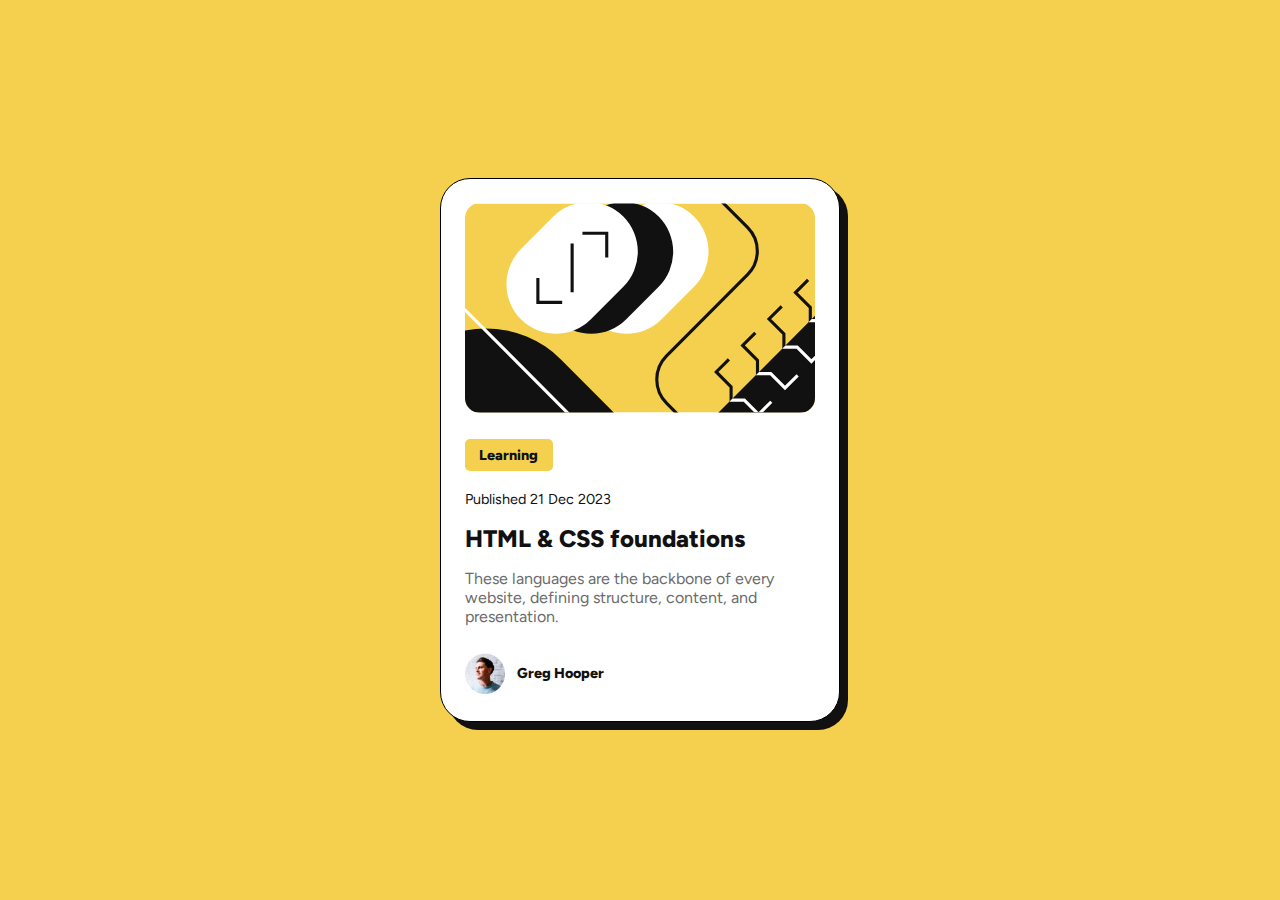
<file: blog-preview-card-main/index.html>
<!DOCTYPE html>
<html lang="en">
<head>
  <meta charset="UTF-8">
  <meta name="viewport" content="width=device-width, initial-scale=1.0"> <!-- displays site properly based on user's device -->

  <link rel="icon" type="image/png" sizes="32x32" href="./assets/images/favicon-32x32.png">
  <link rel="stylesheet" href="styles.css">
  
  <title>Frontend Mentor | Blog preview card</title>

</head>
<body>
  <main>
    <div class="content">
      <div class="container">
        <img class="container__big-pic" src="./assets/images/illustration-article.svg" alt="Modern art graphic with yellow, black and white">

        <p class="container__topic">Learning</p>
        <p class="container__published">Published 21 Dec 2023</p>
        <h1 class="container__title"><a href="#">HTML & CSS foundations</a></h1>
        <p class="container__description">These languages are the backbone of every website, defining structure, content, and presentation.</p>
        <div class="container__profile-pic-and-name">
          <div class="container__profile-pic-and-name__img-container">
            <img src="./assets/images/image-avatar.webp" alt="Greg Hooper profile picture">
          </div>
          <p>Greg Hooper</p>
        </div>
        
        <!-- <div class="attribution">
          Challenge by <a href="https://www.frontendmentor.io?ref=challenge" target="_blank">Frontend Mentor</a>. 
          Coded by <a href="#">Matt Turner</a>.
        </div> -->
      </div>
    </div>
  </main>
</body>
</html>
</file>
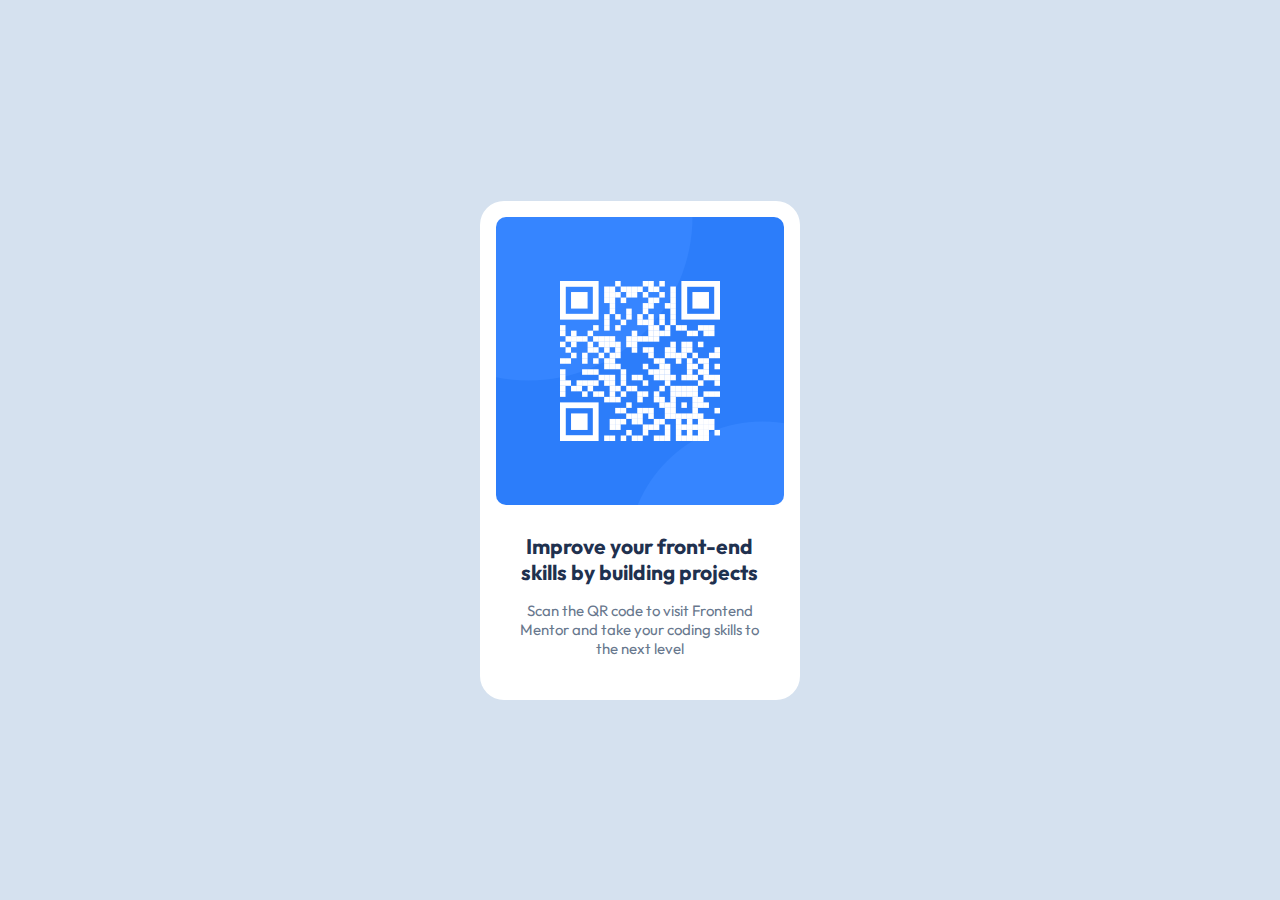
<file: qr-code-component-main/index.html>
<!DOCTYPE html>
<html lang="en">
<head>
  <meta charset="UTF-8">
  <meta name="viewport" content="width=device-width, initial-scale=1.0"> <!-- displays site properly based on user's device -->

  <link rel="icon" type="image/png" sizes="32x32" href="./images/favicon-32x32.png">
  <link rel="stylesheet" href="styles.css">
  
  <title>Frontend Mentor | QR code component</title>

</head>
<body>
  <main class="container">
    <img src="images/image-qr-code.png" alt="QR Code">
    <div class="text">
      <h1>Improve your front-end skills by building projects</h1>
      <p>Scan the QR code to visit Frontend Mentor and take your coding skills to the next level</p>
    </div>
  </main>
</body>
</html>
</file>
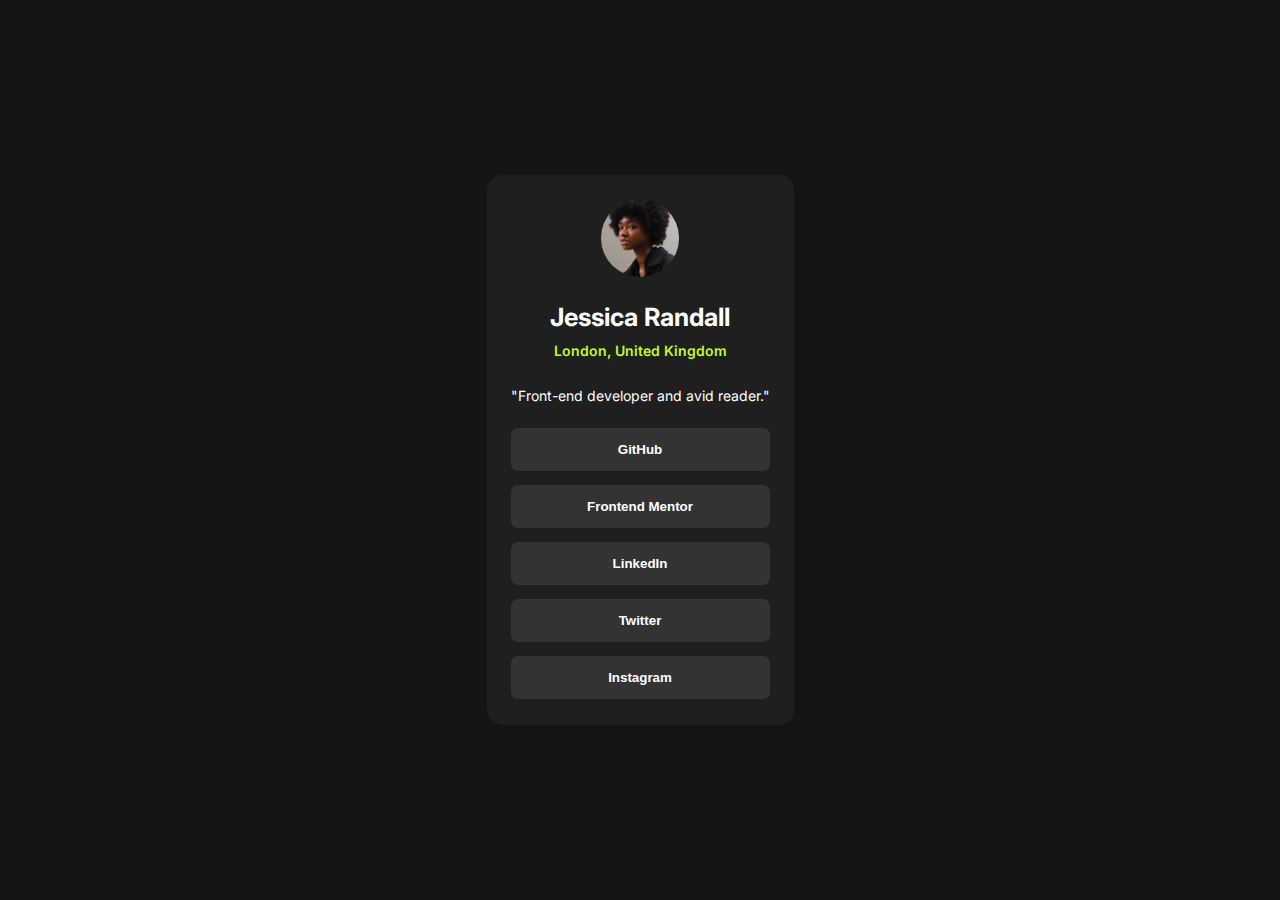
<file: social-links-profile-main/index.html>
<!DOCTYPE html>
<html lang="en">
<head>
  <meta charset="UTF-8">
  <meta name="viewport" content="width=device-width, initial-scale=1.0"> <!-- displays site properly based on user's device -->

  <link rel="icon" type="image/png" sizes="32x32" href="./assets/images/favicon-32x32.png">
  <link rel="stylesheet" href="styles.css">

  <title>Frontend Mentor | Social links profile</title>
</head>
<body>
  <main class="content">
    <div class="container">
      <img src="assets/images/avatar-jessica.jpeg" alt="Jessica Randall Profile Picture">
      <h3>Jessica Randall</h3>
      <p class="container__location">London, United Kingdom</p>
      <p class="container__quote">"Front-end developer and avid reader."</p>

      <ul>
        <li><button>GitHub</button></li>
        <li><button>Frontend Mentor</button></li>
        <li><button>LinkedIn</button></li>
        <li><button>Twitter</button></li>
        <li><button class="container__buttons__last-button">Instagram</button></li>
      </ul>

      <!-- <div class="attribution">
        Challenge by <a href="https://www.frontendmentor.io?ref=challenge" target="_blank">Frontend Mentor</a>. 
        Coded by <a href="#">Matt Turner</a>.
      </div> -->
    </div>
  </main>
</body>
</html>
</file>
<file: blog-preview-card-main/styles.css>
@import url('https://fonts.googleapis.com/css2?family=Figtree:ital,wght@0,300..900;1,300..900&display=swap');

:root {
    --yellow: #f4d04e;
    --gray-950: #111111;
    --gray-500: #6b6b6b;
    --white: #ffffff;

    --spacing-300: 24px;
    --spacing-150: 12px;
    --spacing-100: 8px;
    --spacing-50: 4px;
}

* {
    box-sizing: border-box;
    text-align: left;
}

body {
    display: flex;
    justify-content: center;
    align-items: center;
    margin: 0;
    height: 100vh; /* This line combined with the flex lines make the container center both vertically and horizontally*/
    font-size: 16px;
    font-family: "Figtree", sans-serif;
    background-color: var(--yellow);
    color: var(--gray-950);
}

.content {
    width: 100%;
}

.container {
    background-color: var(--white);
    padding: var(--spacing-300);
    margin: var(--spacing-300);
    max-width: 400px;
    border-radius: 30px;
    border: solid black 1px;
    box-shadow: var(--spacing-100) var(--spacing-100);

    & .container__big-pic {
        width: 100%;
        border-radius: 15px;
        margin-bottom: var(--spacing-100);
    }

    & .container__topic {
        display: inline-block;
        font-size: 0.9rem;
        font-weight: 800;
        background-color: var(--yellow);
        padding: 0.5em 1em;
        border-radius: 5px;
        margin-bottom: var(--spacing-50);
    }

    & .container__published {
        font-size: 0.9rem;
        margin-bottom: var(--spacing-100);
    }

    & .container__title {
        font-size: 1.5rem;
        font-weight: 800;
        margin-bottom: var(--spacing-150);

        & a {
            text-decoration: none;
            color: var(--gray-950);
        }

        & a:visited {
            color: var(--gray-950);
        }

        & a:hover {
            color: var(--yellow);
            cursor: pointer;
        }
    }

    & .container__description {
        font-size: 1em;
        color: var(--gray-500);
        margin-bottom: var(--spacing-300);
    }

    & .container__profile-pic-and-name {
        display: flex;
        align-items: center;
        
        & p {
            padding-left: var(--spacing-150);
            font-size: 0.9em;
            font-weight: 800;
        }

        /* This code below is how you format profile pic images easier.
        Make an img contaner and set all of the properties there, as well as
        make it flex with centered components. Then set the actual img to 
        width: 100% and height: auto */
        & .container__profile-pic-and-name__img-container {
            display: flex;
            justify-content: center;
            align-items: center;
            width: 40px;
            height: 40px;

            & img {
                width: 100%;
                height: auto;
            }
        }
    }
}
</file>
<file: qr-code-component-main/styles.css>
@import url('https://fonts.googleapis.com/css2?family=Outfit:wght@100..900&display=swap');

:root {
    --font: "Outfit";
    --font-light: 400;
    --font-heavy: 700;

    --slate-900: #1f314f;
    --slate-500: #68778d;
    --slate-300: #d5e1ef;
    --white: #ffffff;

    --spacing-500: 40px;
    --spacing-300: 24px;
    --spacing-200: 16px;

}

* {
    box-sizing: border-box;
}

body {
    margin: 0;
    font-size: 15px;
    font-family: var(--font);
    background-color: var(--slate-300);
}

.container {
    /* using position absolute and setting top, right, bottom, left to 0 to center container to screen */
    position: absolute;
    top: 0;
    bottom: 0;
    left: 0;
    right: 0;
    margin: auto;
    width: 320px;
    height: 499px;
    background-color: var(--white);
    padding: var(--spacing-200) var(--spacing-200) var(--spacing-500) var(--spacing-200);
    border-radius: var(--spacing-300);

    & img {
        width: 100%;
        border-radius: 10px;
        margin-bottom: var(--spacing-300);
    }

    & .text {
        font-size: 1em;
        text-align: center;
        width: 85%;
        margin: auto;
    }

    & .text h1 {
        font-weight: var(--font-heavy);
        font-size: 1.4em;
        margin: 0 0 var(--spacing-200) 0;
        color: var(--slate-900);
    }

    & .text p {
        font-weight: var(--font-light);
        margin: var(--spacing-200) 0;
        color: var(--slate-500);
    }
}
</file>
<file: social-links-profile-main/styles.css>
@import url('https://fonts.googleapis.com/css2?family=Inter:ital,opsz,wght@0,14..32,100..900;1,14..32,100..900&display=swap');

:root {
    --green: hsl(75, 94%, 57%);
    --white: hsl(0, 0%, 100%);
    --grey-700: hsl(0, 0%, 20%);
    --grey-800: hsl(0, 0%, 12%);
    --grey-900: hsl(0, 0%, 8%);
}

* {
    box-sizing: border-box;
}

html {
    font-size: 14px;
    font-family: "Inter", sans-serif;
}

body {
    display: flex;
    justify-content: center;
    align-items: center;
    margin: 0;
    height: 100vh;
    background-color: var(--grey-900);
    color: var(--white);
}

.content {
    width: 100%;
    display: flex;
    justify-content: center;
    align-items: center;
}

.container {
    display: flex;
    flex-direction: column;
    justify-content: center;
    align-items: center;
    background-color: var(--grey-800);
    padding: 24px 24px 12px 24px;
    border-radius: 15px;
    margin: 0 1rem;

    & img {
        border-radius: 50%;
        width: 30%;
    }

    & h3 {
        font-size: 1.8rem;
        font-weight: 700;
        margin-bottom: 0;
    }

    & .container__location {
        color: var(--green);
        font-weight: 600;
        margin-top: 10px;
    }

    & .container__quote {
        font-size: 1rem;
        margin: 14px 0 10px 0;
        max-width: 100%;
    }

    & ul {
        padding: 0;
        width: 100%;

        & li {
            display: flex;
            justify-content: center;
            list-style: none;
            width: 100%;

            & button {
                width: 100%;
                padding: 1rem 0;
                margin-bottom: 1rem;
                font-weight: 600;
                color: var(--white);
                border: 0;
                background-color: var(--grey-700);
                border-radius: 7px;
            }

            & button:hover {
                cursor: pointer;
                background-color: var(--green);
                color: black;
            }
        }
    }  

    & .container__buttons__last-button {
        margin-bottom: 0;
    }
}
</file>
